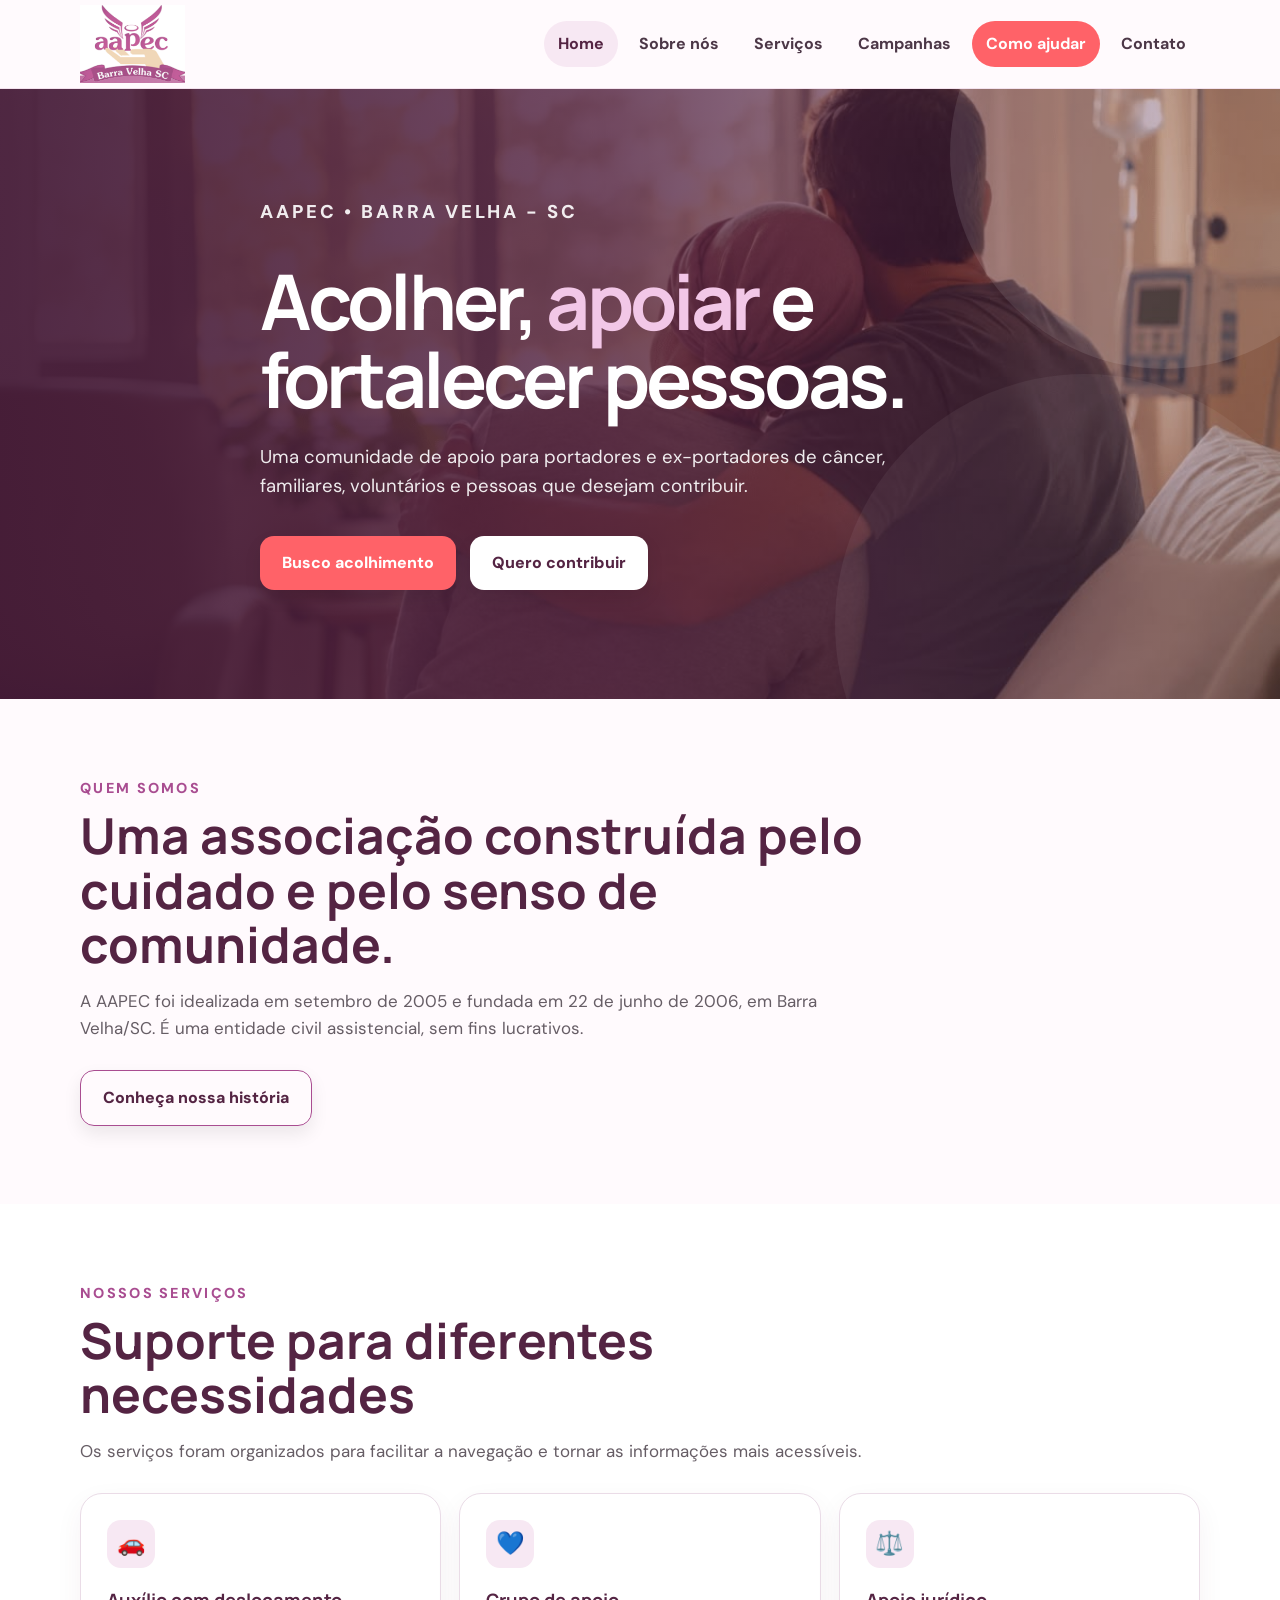
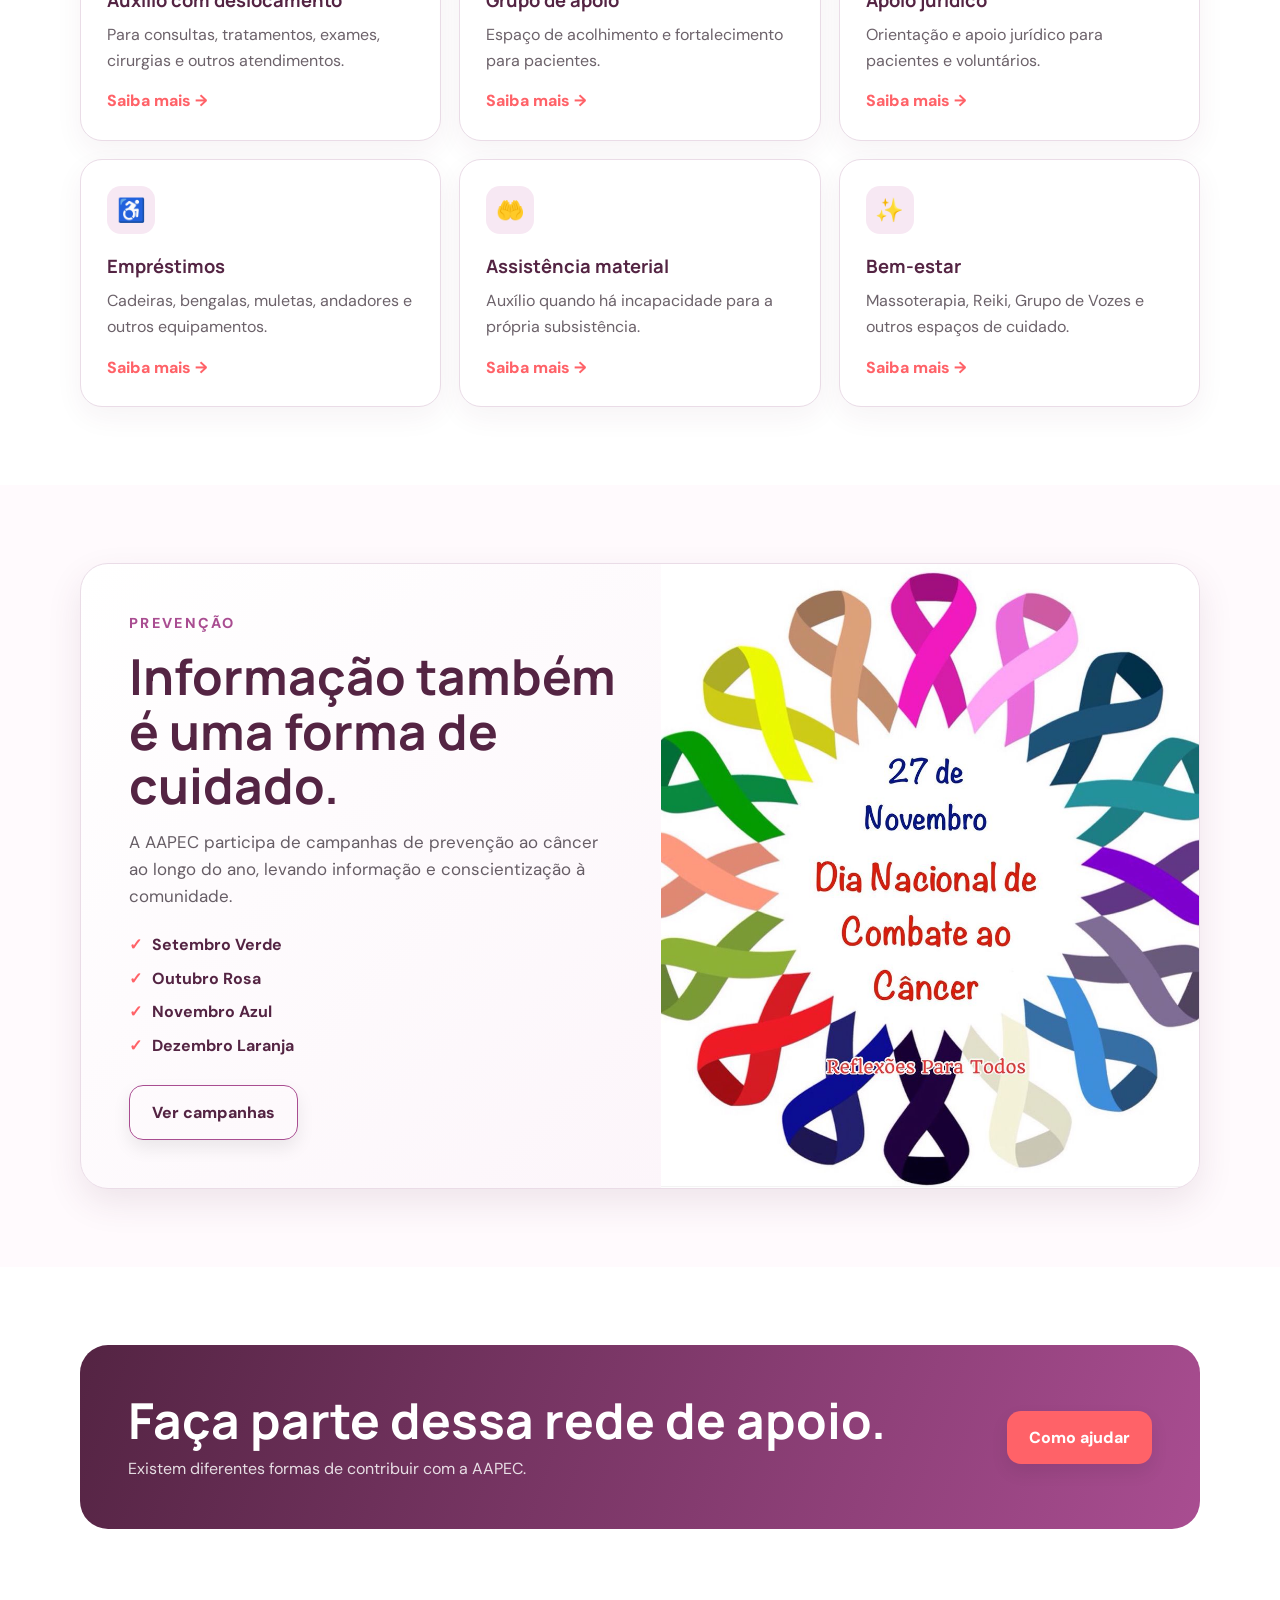
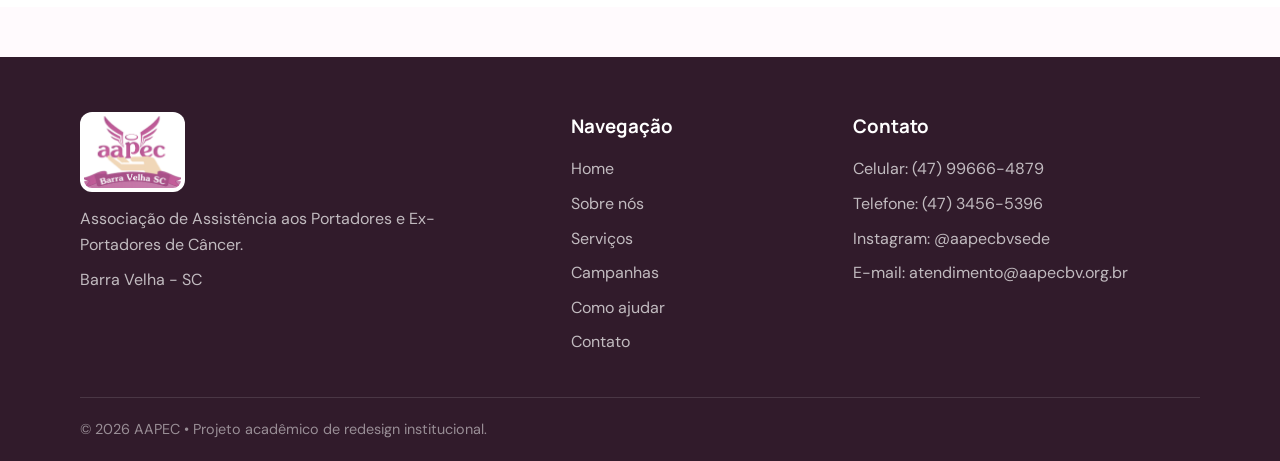
<file: index.html>
<!DOCTYPE html>
<html lang="pt-BR">
<head>
<meta charset="UTF-8"><meta name="viewport" content="width=device-width, initial-scale=1.0">
<meta name="description" content="AAPEC - acolhimento, apoio e comunidade em Barra Velha - SC.">
<title>AAPEC | Início</title><link rel="stylesheet" href="css/style.css">
</head>
<body>
<header class="header"><div class="container navbar">
<a class="logo-link" href="index.html" aria-label="AAPEC - Página inicial"><img class="logo" src="img/logo-aapec.png" alt="AAPEC Barra Velha SC"></a>
<button class="menu-btn" aria-label="Abrir menu" aria-expanded="false">☰</button>
<nav><ul class="nav-links">
<li><a class="active" href="index.html">Home</a></li>
<li><a href="paginas/sobre.html">Sobre nós</a></li>
<li><a href="paginas/servicos.html">Serviços</a></li>
<li><a href="paginas/campanhas.html">Campanhas</a></li>
<li><a class="nav-destaque" href="paginas/ajudar.html">Como ajudar</a></li>
<li><a href="paginas/contato.html">Contato</a></li>
</ul></nav></div></header>

<main>
<section class="hero"><div class="container hero-content">
<p class="eyebrow">AAPEC • Barra Velha - SC</p>
<h1>Acolher, <span>apoiar</span> e fortalecer pessoas.</h1>
<p>Uma comunidade de apoio para portadores e ex-portadores de câncer, familiares, voluntários e pessoas que desejam contribuir.</p>
<div class="botoes"><a class="btn btn-principal" href="https://api.whatsapp.com/send/?phone=5547996664879&text&type=phone_number&app_absent=0" target="_blank" rel="noopener">Busco acolhimento</a><a class="btn btn-branco" href="paginas/ajudar.html">Quero contribuir</a></div>
</div></section>

<section class="section"><div class="container">
<div class="section-cabecalho"><p class="eyebrow">Quem somos</p><h2>Uma associação construída pelo cuidado e pelo senso de comunidade.</h2><p>A AAPEC foi idealizada em setembro de 2005 e fundada em 22 de junho de 2006, em Barra Velha/SC. É uma entidade civil assistencial, sem fins lucrativos.</p></div>
<div class="botoes"><a class="btn btn-contorno" href="paginas/sobre.html">Conheça nossa história</a></div>
</div></section>

<section class="section clara"><div class="container">
<div class="section-cabecalho"><p class="eyebrow">Nossos serviços</p><h2>Suporte para diferentes necessidades</h2><p>Os serviços foram organizados para facilitar a navegação e tornar as informações mais acessíveis.</p></div>
<div class="grid">
<a class="card" href="paginas/servicos.html"><div class="card-icon">🚗</div><h3>Auxílio com deslocamento</h3><p>Para consultas, tratamentos, exames, cirurgias e outros atendimentos.</p><span class="card-link">Saiba mais →</span></a>
<a class="card" href="paginas/servicos.html"><div class="card-icon">💙</div><h3>Grupo de apoio</h3><p>Espaço de acolhimento e fortalecimento para pacientes.</p><span class="card-link">Saiba mais →</span></a>
<a class="card" href="paginas/servicos.html"><div class="card-icon">⚖️</div><h3>Apoio jurídico</h3><p>Orientação e apoio jurídico para pacientes e voluntários.</p><span class="card-link">Saiba mais →</span></a>
<a class="card" href="paginas/servicos.html"><div class="card-icon">♿</div><h3>Empréstimos</h3><p>Cadeiras, bengalas, muletas, andadores e outros equipamentos.</p><span class="card-link">Saiba mais →</span></a>
<a class="card" href="paginas/servicos.html"><div class="card-icon">🤲</div><h3>Assistência material</h3><p>Auxílio quando há incapacidade para a própria subsistência.</p><span class="card-link">Saiba mais →</span></a>
<a class="card" href="paginas/servicos.html"><div class="card-icon">✨</div><h3>Bem-estar</h3><p>Massoterapia, Reiki, Grupo de Vozes e outros espaços de cuidado.</p><span class="card-link">Saiba mais →</span></a>
</div></div></section>

<section class="section"><div class="container destaque">
<div><p class="eyebrow" style="color:var(--rosa)">Prevenção</p><h2>Informação também é uma forma de cuidado.</h2><p class="texto">A AAPEC participa de campanhas de prevenção ao câncer ao longo do ano, levando informação e conscientização à comunidade.</p><ul class="lista"><li>Setembro Verde</li><li>Outubro Rosa</li><li>Novembro Azul</li><li>Dezembro Laranja</li></ul><a class="btn btn-contorno" href="paginas/campanhas.html">Ver campanhas</a></div>
<img src="img/projeto-2.jpg" alt="Ação de conscientização relacionada à prevenção do câncer">
</div></section>

<section class="section clara"><div class="container"><div class="cta"><div><h2>Faça parte dessa rede de apoio.</h2><p>Existem diferentes formas de contribuir com a AAPEC.</p></div><a class="btn btn-principal" href="paginas/ajudar.html">Como ajudar</a></div></div></section>
</main>

<footer class="footer"><div class="container footer-grid">
<div><img class="footer-logo" src="img/logo-aapec.png" alt="Logo AAPEC"><p>Associação de Assistência aos Portadores e Ex-Portadores de Câncer.</p><p style="margin-top:10px">Barra Velha - SC</p></div>
<div><h3>Navegação</h3><ul><li><a href="index.html">Home</a></li><li><a href="paginas/sobre.html">Sobre nós</a></li><li><a href="paginas/servicos.html">Serviços</a></li><li><a href="paginas/campanhas.html">Campanhas</a></li><li><a href="paginas/ajudar.html">Como ajudar</a></li><li><a href="paginas/contato.html">Contato</a></li></ul></div>
<div><h3>Contato</h3><ul><li>Celular: <a href="tel:+5547996664879">(47) 99666-4879</a></li><li>Telefone: <a href="tel:+554734565396">(47) 3456-5396</a></li><li>Instagram: <a href="https://www.instagram.com/aapecbvsede/" target="_blank" rel="noopener">@aapecbvsede</a></li><li>E-mail: <a href="mailto:atendimento@aapecbv.org.br">atendimento@aapecbv.org.br</a></li></ul></div>
</div><div class="container footer-bottom">© <span class="ano-atual"></span> AAPEC • Projeto acadêmico de redesign institucional.</div></footer>
<script src="js/script.js"></script></body></html>
</file>
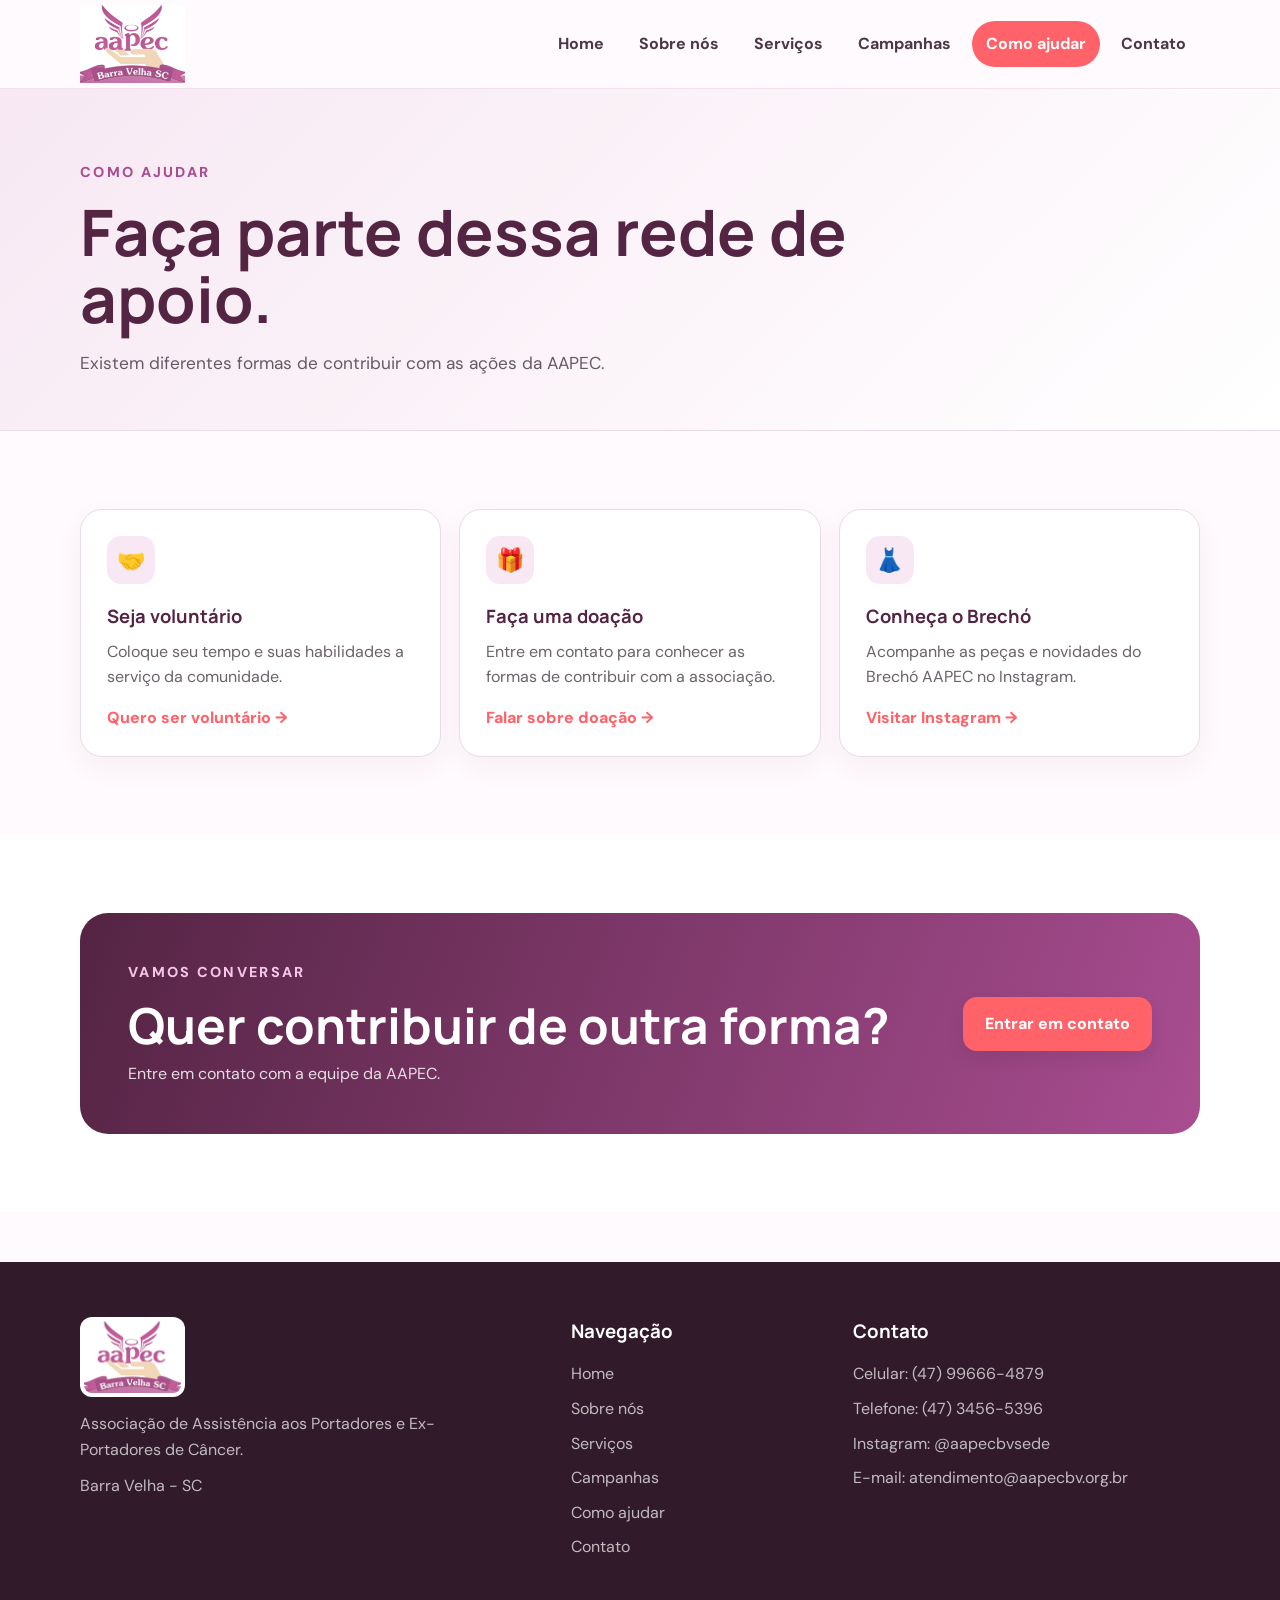
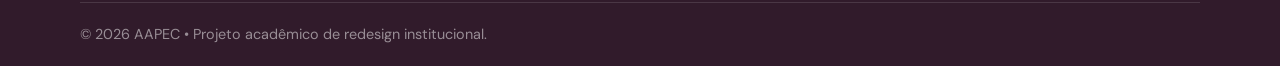
<file: paginas/ajudar.html>
<!DOCTYPE html><html lang="pt-BR"><head><meta charset="UTF-8"><meta name="viewport" content="width=device-width,initial-scale=1.0"><title>AAPEC | Como ajudar</title><link rel="stylesheet" href="../css/style.css"></head><body>
<header class="header"><div class="container navbar"><a class="logo-link" href="../index.html" aria-label="AAPEC - Página inicial"><img class="logo" src="../img/logo-aapec.png" alt="AAPEC Barra Velha SC"></a><button class="menu-btn" aria-label="Abrir menu" aria-expanded="false">☰</button><nav><ul class="nav-links"><li><a href="../index.html">Home</a></li><li><a href="sobre.html">Sobre nós</a></li><li><a href="servicos.html">Serviços</a></li><li><a href="campanhas.html">Campanhas</a></li><li><a class="nav-destaque active" href="ajudar.html">Como ajudar</a></li><li><a href="contato.html">Contato</a></li></ul></nav></div></header>
<main><section class="page-hero"><div class="container"><p class="eyebrow" style="color:var(--rosa)">Como ajudar</p><h1 class="page-title">Faça parte dessa rede de apoio.</h1><p>Existem diferentes formas de contribuir com as ações da AAPEC.</p></div></section><section class="section"><div class="container"><div class="grid">
<a class="card" href="contato.html"><div class="card-icon">🤝</div><h3>Seja voluntário</h3><p>Coloque seu tempo e suas habilidades a serviço da comunidade.</p><span class="card-link">Quero ser voluntário →</span></a>
<a class="card" href="mailto:atendimento@aapecbv.org.br?subject=Doação%20para%20a%20AAPEC"><div class="card-icon">🎁</div><h3>Faça uma doação</h3><p>Entre em contato para conhecer as formas de contribuir com a associação.</p><span class="card-link">Falar sobre doação →</span></a>
<a class="card" href="https://www.instagram.com/brechoaapec?stkn=MTY1N3hiMWp0Y203dg==" target="_blank" rel="noopener"><div class="card-icon">👗</div><h3>Conheça o Brechó</h3><p>Acompanhe as peças e novidades do Brechó AAPEC no Instagram.</p><span class="card-link">Visitar Instagram →</span></a>
</div></div></section><section class="section clara"><div class="container"><div class="cta"><div><p class="eyebrow" style="color:#f4c6e8">Vamos conversar</p><h2>Quer contribuir de outra forma?</h2><p>Entre em contato com a equipe da AAPEC.</p></div><a class="btn btn-principal" href="contato.html">Entrar em contato</a></div></div></section></main>
<footer class="footer"><div class="container footer-grid"><div><img class="footer-logo" src="../img/logo-aapec.png" alt="Logo AAPEC"><p>Associação de Assistência aos Portadores e Ex-Portadores de Câncer.</p><p style="margin-top:10px">Barra Velha - SC</p></div><div><h3>Navegação</h3><ul><li><a href="../index.html">Home</a></li><li><a href="sobre.html">Sobre nós</a></li><li><a href="servicos.html">Serviços</a></li><li><a href="campanhas.html">Campanhas</a></li><li><a href="ajudar.html">Como ajudar</a></li><li><a href="contato.html">Contato</a></li></ul></div><div><h3>Contato</h3><ul><li>Celular: <a href="tel:+5547996664879">(47) 99666-4879</a></li><li>Telefone: <a href="tel:+554734565396">(47) 3456-5396</a></li><li>Instagram: <a href="https://www.instagram.com/aapecbvsede/" target="_blank" rel="noopener">@aapecbvsede</a></li><li>E-mail: <a href="mailto:atendimento@aapecbv.org.br">atendimento@aapecbv.org.br</a></li></ul></div></div><div class="container footer-bottom">© <span class="ano-atual"></span> AAPEC • Projeto acadêmico de redesign institucional.</div></footer><script src="../js/script.js"></script></body></html>
</file>
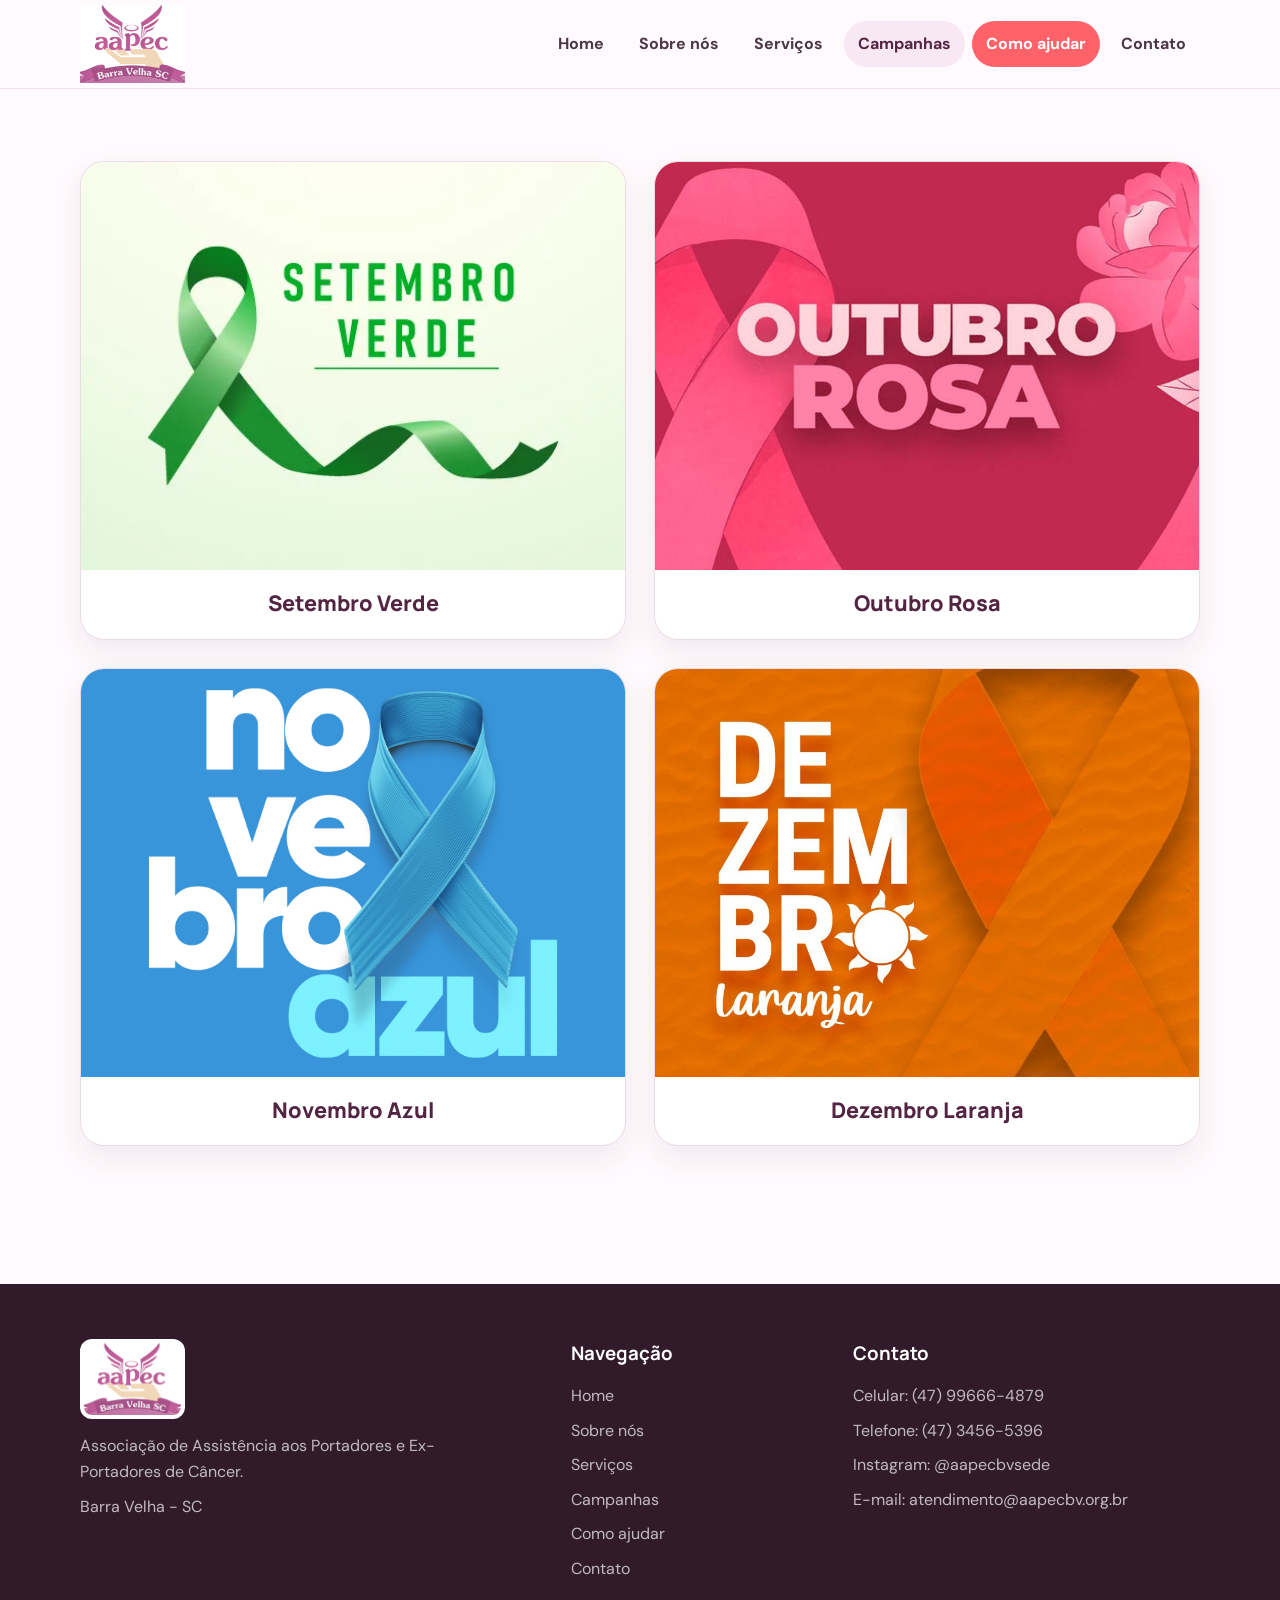
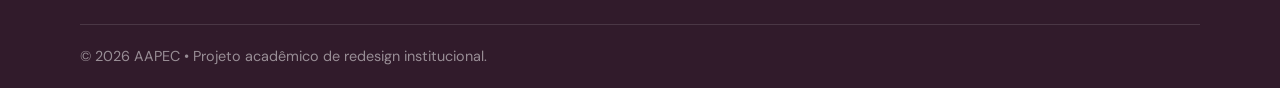
<file: paginas/campanhas.html>
<!DOCTYPE html><html lang="pt-BR"><head><meta charset="UTF-8"><meta name="viewport" content="width=device-width,initial-scale=1.0"><meta name="description" content="Campanhas de conscientização da AAPEC."><title>AAPEC | Campanhas</title><link rel="stylesheet" href="../css/style.css"></head><body>
<header class="header"><div class="container navbar"><a class="logo-link" href="../index.html" aria-label="AAPEC - Página inicial"><img class="logo" src="../img/logo-aapec.png" alt="AAPEC Barra Velha SC"></a><button class="menu-btn" aria-label="Abrir menu" aria-expanded="false">☰</button><nav><ul class="nav-links"><li><a href="../index.html">Home</a></li><li><a href="sobre.html">Sobre nós</a></li><li><a href="servicos.html">Serviços</a></li><li><a class="active" href="campanhas.html">Campanhas</a></li><li><a class="nav-destaque" href="ajudar.html">Como ajudar</a></li><li><a href="contato.html">Contato</a></li></ul></nav></div></header>
<main><section class="campaigns-only"><div class="container"><div class="campaign-photo-grid">
<figure class="campaign-photo"><img src="../img/campanha-setembro-verde.webp" alt="Setembro Verde"><figcaption>Setembro Verde</figcaption></figure>
<figure class="campaign-photo"><img src="../img/campanha-outubro-rosa.jpg" alt="Outubro Rosa"><figcaption>Outubro Rosa</figcaption></figure>
<figure class="campaign-photo"><img src="../img/campanha-novembro-azul.jpg" alt="Novembro Azul"><figcaption>Novembro Azul</figcaption></figure>
<figure class="campaign-photo"><img src="../img/campanha-dezembro-laranja.jpeg" alt="Dezembro Laranja"><figcaption>Dezembro Laranja</figcaption></figure>
</div></div></section></main>
<footer class="footer"><div class="container footer-grid"><div><img class="footer-logo" src="../img/logo-aapec.png" alt="Logo AAPEC"><p>Associação de Assistência aos Portadores e Ex-Portadores de Câncer.</p><p style="margin-top:10px">Barra Velha - SC</p></div><div><h3>Navegação</h3><ul><li><a href="../index.html">Home</a></li><li><a href="sobre.html">Sobre nós</a></li><li><a href="servicos.html">Serviços</a></li><li><a href="campanhas.html">Campanhas</a></li><li><a href="ajudar.html">Como ajudar</a></li><li><a href="contato.html">Contato</a></li></ul></div><div><h3>Contato</h3><ul><li>Celular: <a href="tel:+5547996664879">(47) 99666-4879</a></li><li>Telefone: <a href="tel:+554734565396">(47) 3456-5396</a></li><li>Instagram: <a href="https://www.instagram.com/aapecbvsede/" target="_blank" rel="noopener">@aapecbvsede</a></li><li>E-mail: <a href="mailto:atendimento@aapecbv.org.br">atendimento@aapecbv.org.br</a></li></ul></div></div><div class="container footer-bottom">© <span class="ano-atual"></span> AAPEC • Projeto acadêmico de redesign institucional.</div></footer><script src="../js/script.js"></script></body></html>
</file>
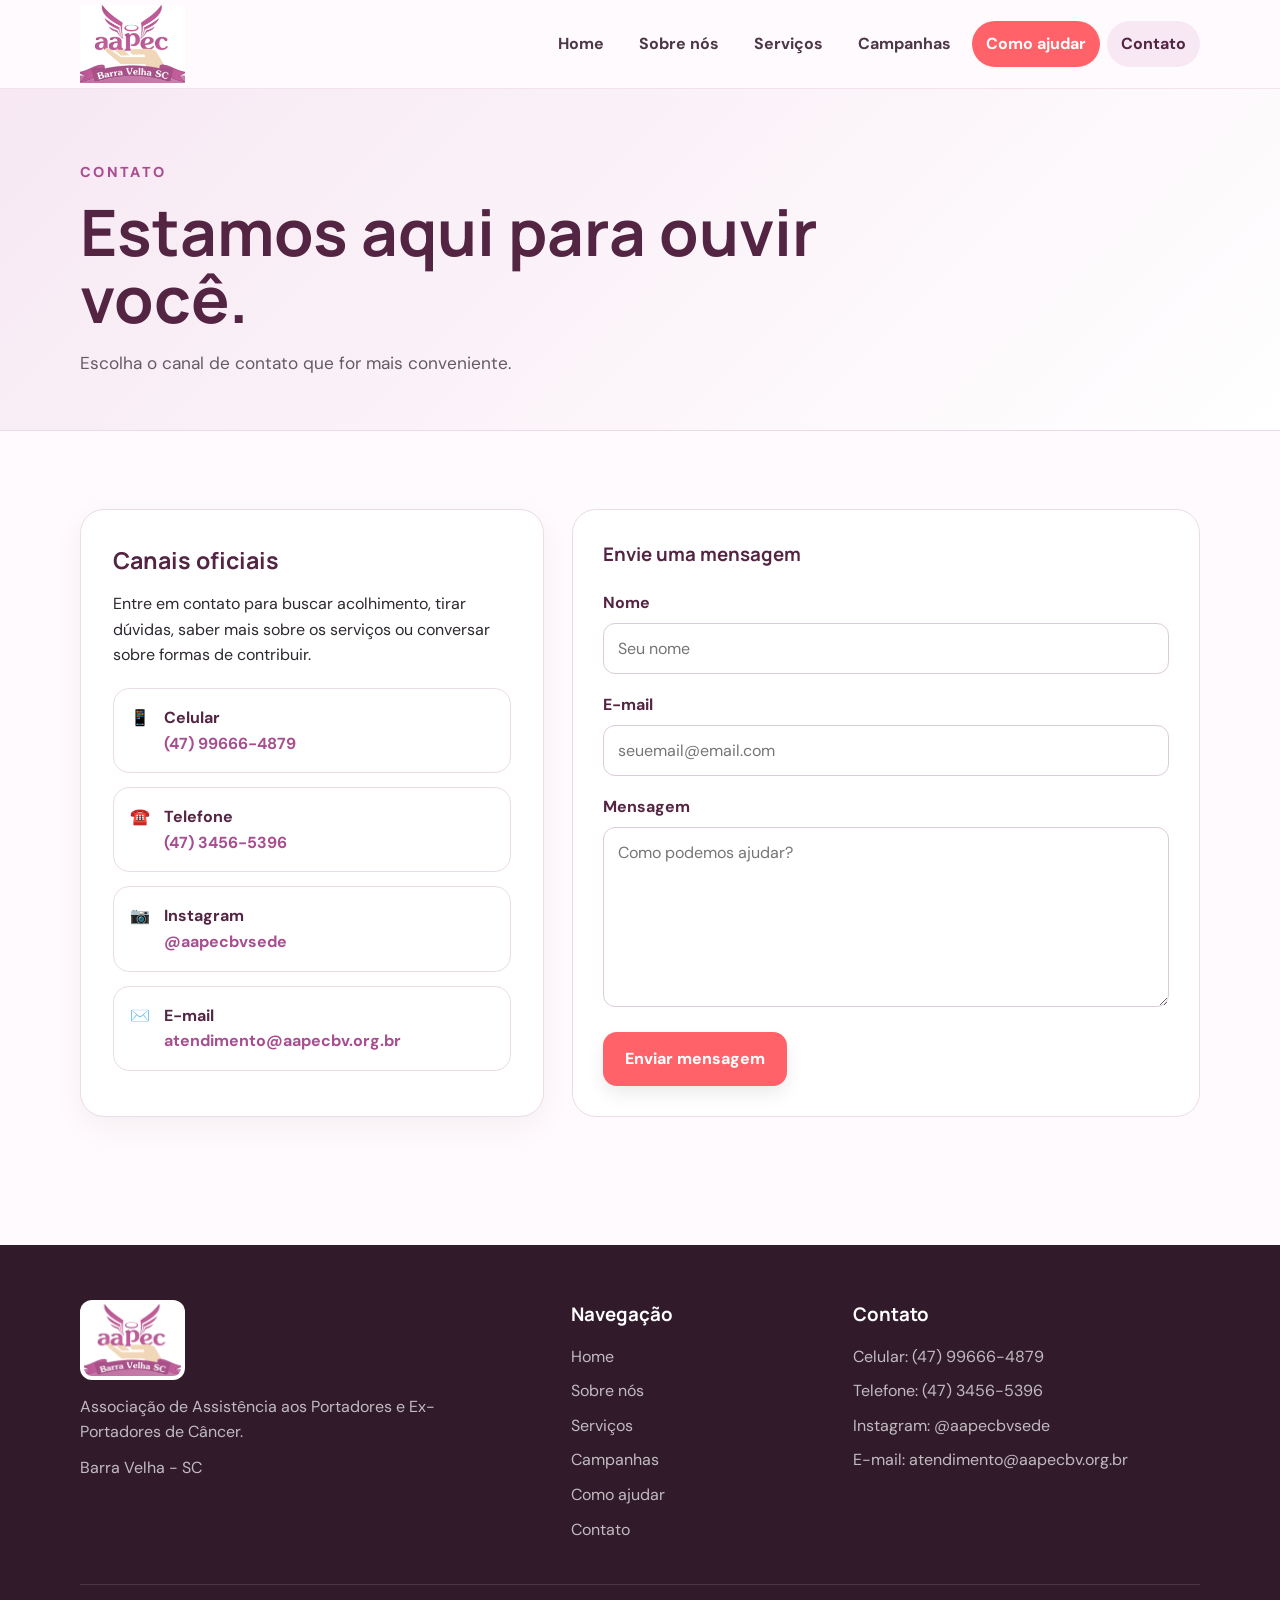
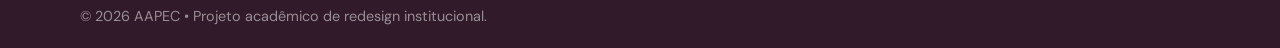
<file: paginas/contato.html>
<!DOCTYPE html><html lang="pt-BR"><head><meta charset="UTF-8"><meta name="viewport" content="width=device-width,initial-scale=1.0"><title>AAPEC | Contato</title><link rel="stylesheet" href="../css/style.css"></head><body>
<header class="header"><div class="container navbar"><a class="logo-link" href="../index.html" aria-label="AAPEC - Página inicial"><img class="logo" src="../img/logo-aapec.png" alt="AAPEC Barra Velha SC"></a><button class="menu-btn" aria-label="Abrir menu" aria-expanded="false">☰</button><nav><ul class="nav-links"><li><a href="../index.html">Home</a></li><li><a href="sobre.html">Sobre nós</a></li><li><a href="servicos.html">Serviços</a></li><li><a href="campanhas.html">Campanhas</a></li><li><a class="nav-destaque" href="ajudar.html">Como ajudar</a></li><li><a class="active" href="contato.html">Contato</a></li></ul></nav></div></header>
<main><section class="page-hero"><div class="container"><p class="eyebrow" style="color:var(--rosa)">Contato</p><h1 class="page-title">Estamos aqui para ouvir você.</h1><p>Escolha o canal de contato que for mais conveniente.</p></div></section><section class="section"><div class="container contact-grid"><div class="info-box"><h3>Canais oficiais</h3><p>Entre em contato para buscar acolhimento, tirar dúvidas, saber mais sobre os serviços ou conversar sobre formas de contribuir.</p><div class="contact-list"><div class="contact-item"><div>📱</div><div><strong>Celular</strong><span><a href="tel:+5547996664879">(47) 99666-4879</a></span></div></div><div class="contact-item"><div>☎️</div><div><strong>Telefone</strong><span><a href="tel:+554734565396">(47) 3456-5396</a></span></div></div><div class="contact-item"><div>📷</div><div><strong>Instagram</strong><span><a href="https://www.instagram.com/aapecbvsede/" target="_blank" rel="noopener">@aapecbvsede</a></span></div></div><div class="contact-item"><div>✉️</div><div><strong>E-mail</strong><span><a href="mailto:atendimento@aapecbv.org.br">atendimento@aapecbv.org.br</a></span></div></div></div></div><form class="form" action="mailto:atendimento@aapecbv.org.br" method="post" enctype="text/plain"><h3 style="font-family:Manrope;color:var(--rosa-escuro);margin-bottom:20px">Envie uma mensagem</h3><label for="nome">Nome</label><input id="nome" name="Nome" type="text" placeholder="Seu nome" required><label for="email">E-mail</label><input id="email" name="E-mail" type="email" placeholder="seuemail@email.com" required><label for="mensagem">Mensagem</label><textarea id="mensagem" name="Mensagem" rows="6" placeholder="Como podemos ajudar?" required></textarea><button class="btn btn-principal" type="submit">Enviar mensagem</button></form></div></section></main>
<footer class="footer"><div class="container footer-grid"><div><img class="footer-logo" src="../img/logo-aapec.png" alt="Logo AAPEC"><p>Associação de Assistência aos Portadores e Ex-Portadores de Câncer.</p><p style="margin-top:10px">Barra Velha - SC</p></div><div><h3>Navegação</h3><ul><li><a href="../index.html">Home</a></li><li><a href="sobre.html">Sobre nós</a></li><li><a href="servicos.html">Serviços</a></li><li><a href="campanhas.html">Campanhas</a></li><li><a href="ajudar.html">Como ajudar</a></li><li><a href="contato.html">Contato</a></li></ul></div><div><h3>Contato</h3><ul><li>Celular: <a href="tel:+5547996664879">(47) 99666-4879</a></li><li>Telefone: <a href="tel:+554734565396">(47) 3456-5396</a></li><li>Instagram: <a href="https://www.instagram.com/aapecbvsede/" target="_blank" rel="noopener">@aapecbvsede</a></li><li>E-mail: <a href="mailto:atendimento@aapecbv.org.br">atendimento@aapecbv.org.br</a></li></ul></div></div><div class="container footer-bottom">© <span class="ano-atual"></span> AAPEC • Projeto acadêmico de redesign institucional.</div></footer><script src="../js/script.js"></script></body></html>
</file>
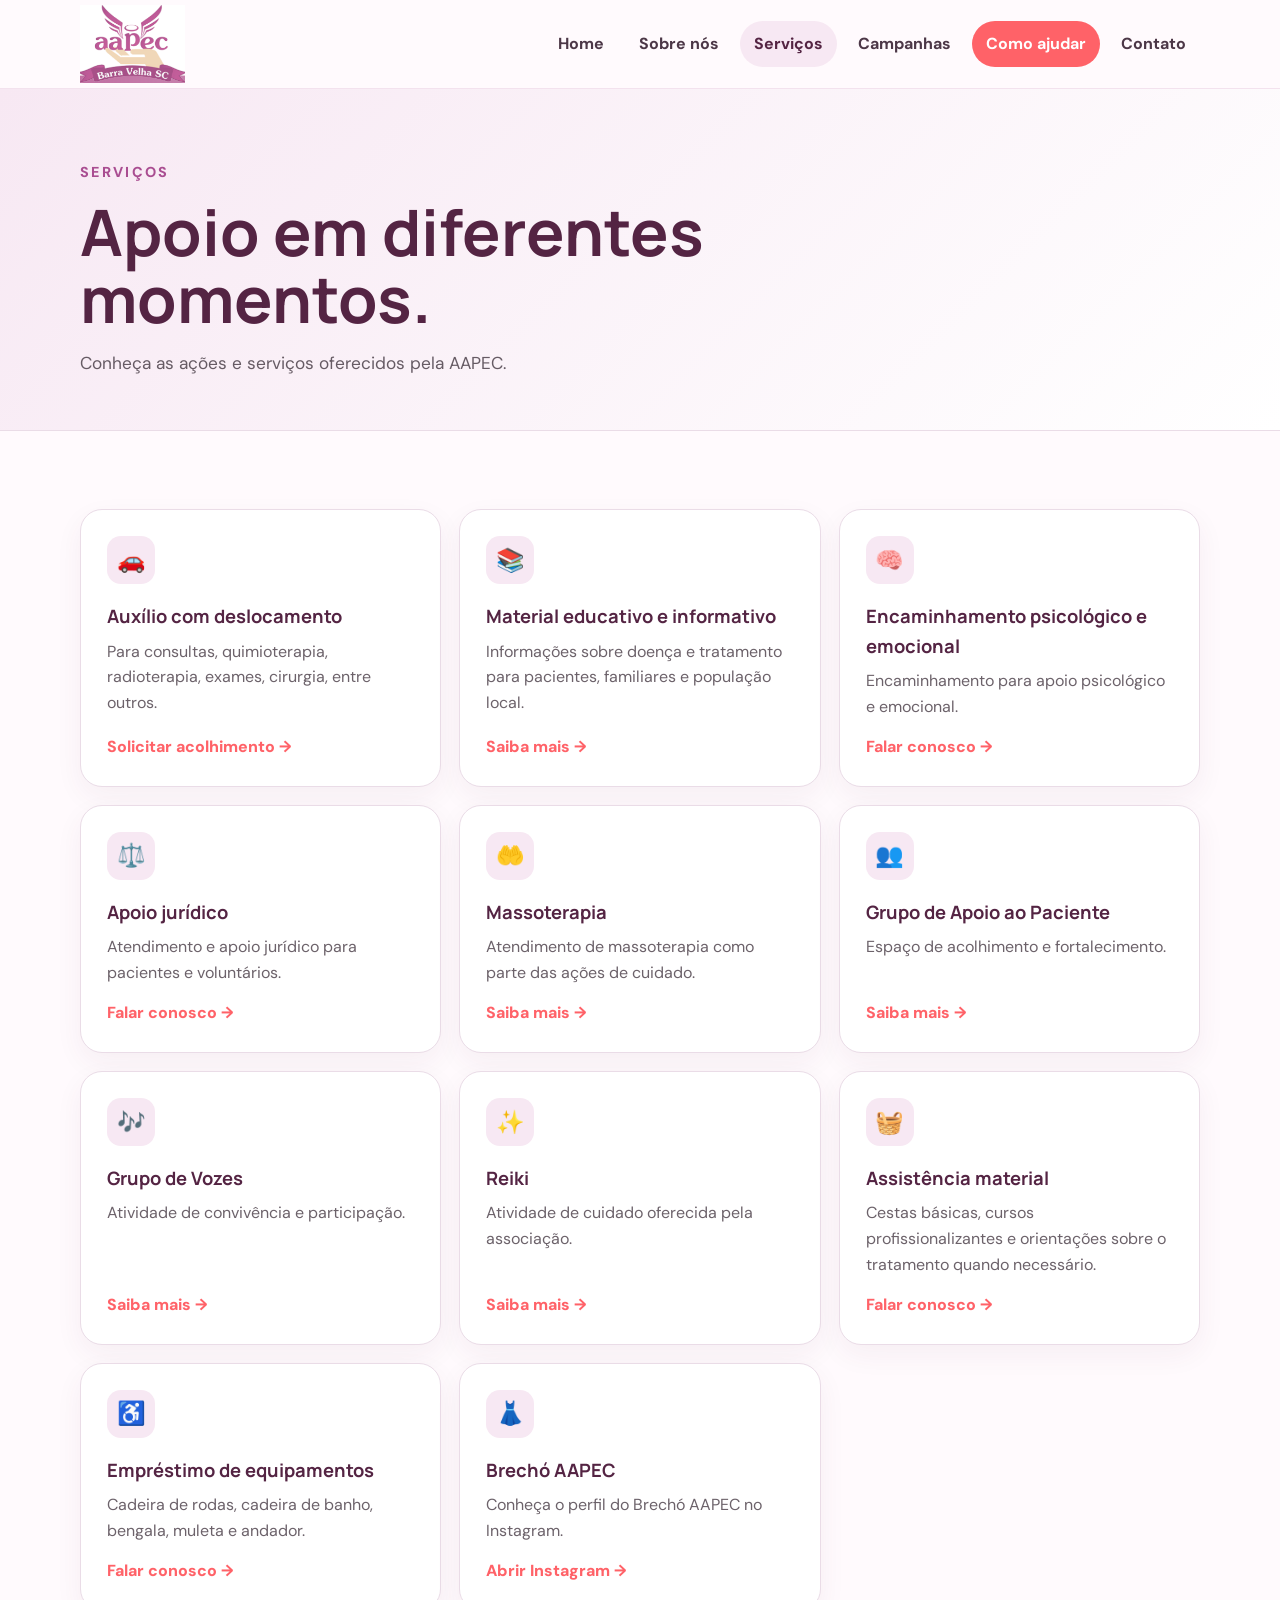
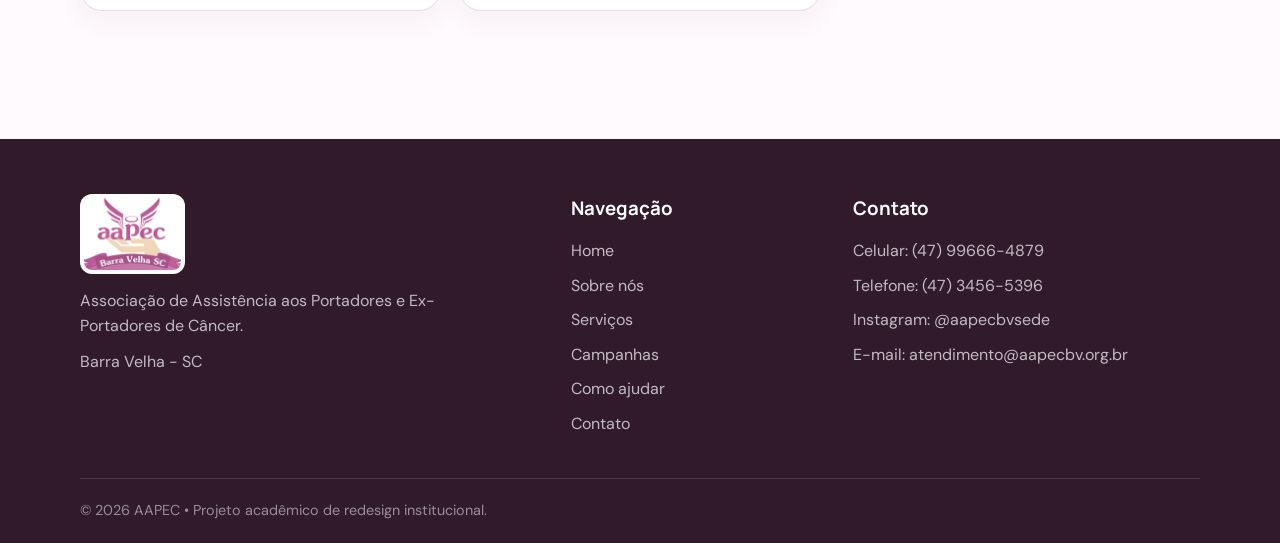
<file: paginas/servicos.html>
<!DOCTYPE html><html lang="pt-BR"><head><meta charset="UTF-8"><meta name="viewport" content="width=device-width,initial-scale=1.0"><title>AAPEC | Serviços</title><link rel="stylesheet" href="../css/style.css"></head><body>
<header class="header"><div class="container navbar"><a class="logo-link" href="../index.html" aria-label="AAPEC - Página inicial"><img class="logo" src="../img/logo-aapec.png" alt="AAPEC Barra Velha SC"></a><button class="menu-btn" aria-label="Abrir menu" aria-expanded="false">☰</button><nav><ul class="nav-links"><li><a href="../index.html">Home</a></li><li><a href="sobre.html">Sobre nós</a></li><li><a class="active" href="servicos.html">Serviços</a></li><li><a href="campanhas.html">Campanhas</a></li><li><a class="nav-destaque" href="ajudar.html">Como ajudar</a></li><li><a href="contato.html">Contato</a></li></ul></nav></div></header>
<main><section class="page-hero"><div class="container"><p class="eyebrow" style="color:var(--rosa)">Serviços</p><h1 class="page-title">Apoio em diferentes momentos.</h1><p>Conheça as ações e serviços oferecidos pela AAPEC.</p></div></section><section class="section"><div class="container"><div class="grid">
<a class="card" href="contato.html"><div class="card-icon">🚗</div><h3>Auxílio com deslocamento</h3><p>Para consultas, quimioterapia, radioterapia, exames, cirurgia, entre outros.</p><span class="card-link">Solicitar acolhimento →</span></a>
<a class="card" href="contato.html"><div class="card-icon">📚</div><h3>Material educativo e informativo</h3><p>Informações sobre doença e tratamento para pacientes, familiares e população local.</p><span class="card-link">Saiba mais →</span></a>
<a class="card" href="contato.html"><div class="card-icon">🧠</div><h3>Encaminhamento psicológico e emocional</h3><p>Encaminhamento para apoio psicológico e emocional.</p><span class="card-link">Falar conosco →</span></a>
<a class="card" href="contato.html"><div class="card-icon">⚖️</div><h3>Apoio jurídico</h3><p>Atendimento e apoio jurídico para pacientes e voluntários.</p><span class="card-link">Falar conosco →</span></a>
<a class="card" href="contato.html"><div class="card-icon">🤲</div><h3>Massoterapia</h3><p>Atendimento de massoterapia como parte das ações de cuidado.</p><span class="card-link">Saiba mais →</span></a>
<a class="card" href="contato.html"><div class="card-icon">👥</div><h3>Grupo de Apoio ao Paciente</h3><p>Espaço de acolhimento e fortalecimento.</p><span class="card-link">Saiba mais →</span></a>
<a class="card" href="contato.html"><div class="card-icon">🎶</div><h3>Grupo de Vozes</h3><p>Atividade de convivência e participação.</p><span class="card-link">Saiba mais →</span></a>
<a class="card" href="contato.html"><div class="card-icon">✨</div><h3>Reiki</h3><p>Atividade de cuidado oferecida pela associação.</p><span class="card-link">Saiba mais →</span></a>
<a class="card" href="contato.html"><div class="card-icon">🧺</div><h3>Assistência material</h3><p>Cestas básicas, cursos profissionalizantes e orientações sobre o tratamento quando necessário.</p><span class="card-link">Falar conosco →</span></a>
<a class="card" href="contato.html"><div class="card-icon">♿</div><h3>Empréstimo de equipamentos</h3><p>Cadeira de rodas, cadeira de banho, bengala, muleta e andador.</p><span class="card-link">Falar conosco →</span></a>
<a class="card" href="https://www.instagram.com/brechoaapec?stkn=MTY1N3hiMWp0Y203dg==" target="_blank" rel="noopener"><div class="card-icon">👗</div><h3>Brechó AAPEC</h3><p>Conheça o perfil do Brechó AAPEC no Instagram.</p><span class="card-link">Abrir Instagram →</span></a>
</div></div></section></main>
<footer class="footer"><div class="container footer-grid"><div><img class="footer-logo" src="../img/logo-aapec.png" alt="Logo AAPEC"><p>Associação de Assistência aos Portadores e Ex-Portadores de Câncer.</p><p style="margin-top:10px">Barra Velha - SC</p></div><div><h3>Navegação</h3><ul><li><a href="../index.html">Home</a></li><li><a href="sobre.html">Sobre nós</a></li><li><a href="servicos.html">Serviços</a></li><li><a href="campanhas.html">Campanhas</a></li><li><a href="ajudar.html">Como ajudar</a></li><li><a href="contato.html">Contato</a></li></ul></div><div><h3>Contato</h3><ul><li>Celular: <a href="tel:+5547996664879">(47) 99666-4879</a></li><li>Telefone: <a href="tel:+554734565396">(47) 3456-5396</a></li><li>Instagram: <a href="https://www.instagram.com/aapecbvsede/" target="_blank" rel="noopener">@aapecbvsede</a></li><li>E-mail: <a href="mailto:atendimento@aapecbv.org.br">atendimento@aapecbv.org.br</a></li></ul></div></div><div class="container footer-bottom">© <span class="ano-atual"></span> AAPEC • Projeto acadêmico de redesign institucional.</div></footer><script src="../js/script.js"></script></body></html>
</file>
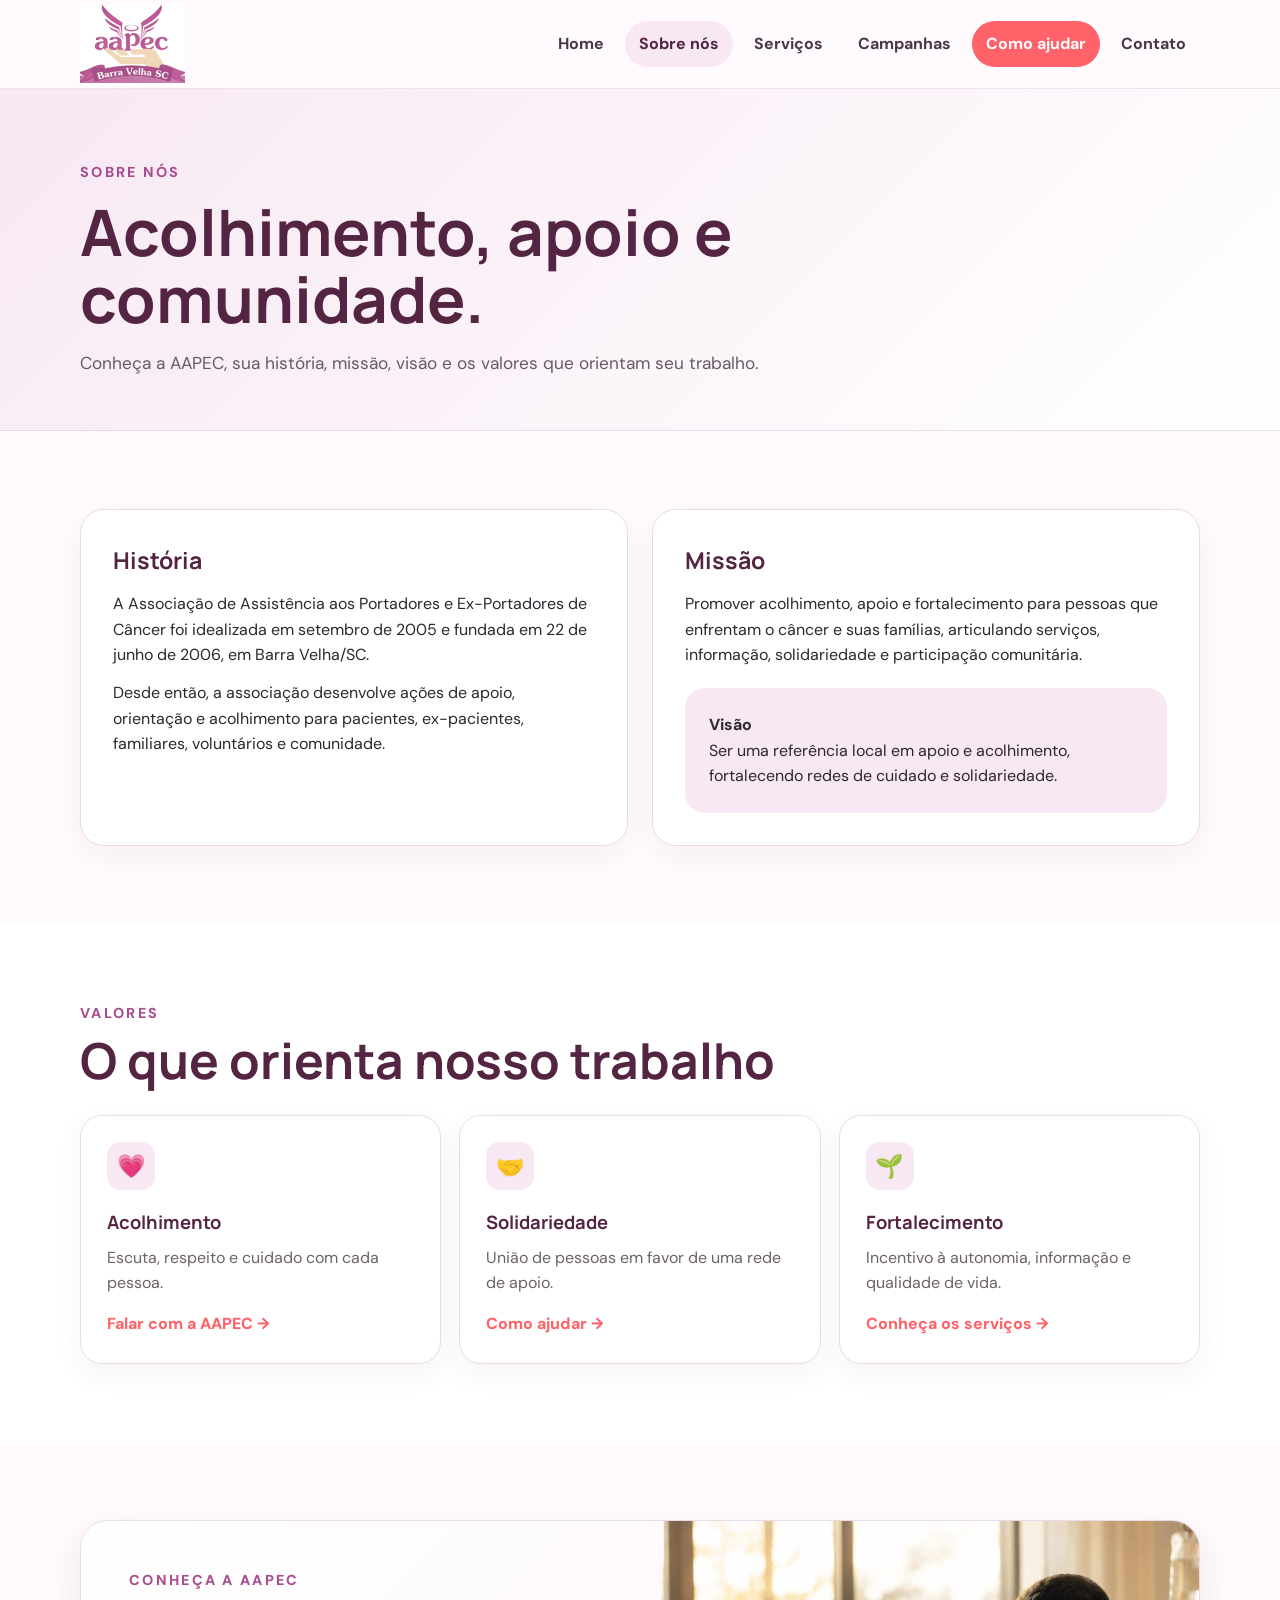
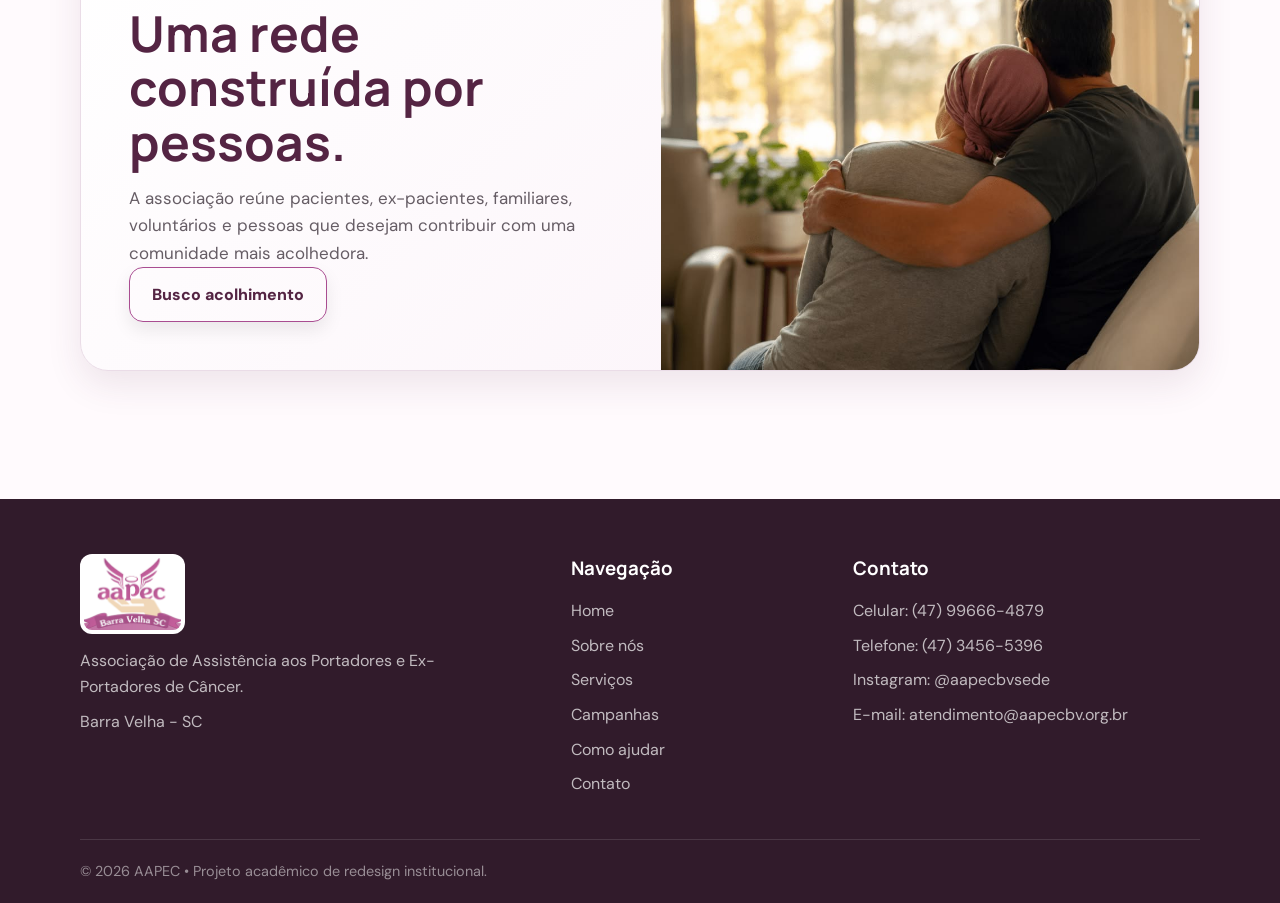
<file: paginas/sobre.html>
<!DOCTYPE html><html lang="pt-BR"><head><meta charset="UTF-8"><meta name="viewport" content="width=device-width,initial-scale=1.0"><title>AAPEC | Sobre nós</title><link rel="stylesheet" href="../css/style.css"></head><body>
<header class="header"><div class="container navbar"><a class="logo-link" href="../index.html" aria-label="AAPEC - Página inicial"><img class="logo" src="../img/logo-aapec.png" alt="AAPEC Barra Velha SC"></a><button class="menu-btn" aria-label="Abrir menu" aria-expanded="false">☰</button><nav><ul class="nav-links"><li><a href="../index.html">Home</a></li><li><a class="active" href="sobre.html">Sobre nós</a></li><li><a href="servicos.html">Serviços</a></li><li><a href="campanhas.html">Campanhas</a></li><li><a class="nav-destaque" href="ajudar.html">Como ajudar</a></li><li><a href="contato.html">Contato</a></li></ul></nav></div></header>
<main><section class="page-hero"><div class="container"><p class="eyebrow" style="color:var(--rosa)">Sobre nós</p><h1 class="page-title">Acolhimento, apoio e comunidade.</h1><p>Conheça a AAPEC, sua história, missão, visão e os valores que orientam seu trabalho.</p></div></section>
<section class="section"><div class="container two-col"><div class="info-box"><h3>História</h3><p>A Associação de Assistência aos Portadores e Ex-Portadores de Câncer foi idealizada em setembro de 2005 e fundada em 22 de junho de 2006, em Barra Velha/SC.</p><p>Desde então, a associação desenvolve ações de apoio, orientação e acolhimento para pacientes, ex-pacientes, familiares, voluntários e comunidade.</p></div><div class="info-box"><h3>Missão</h3><p>Promover acolhimento, apoio e fortalecimento para pessoas que enfrentam o câncer e suas famílias, articulando serviços, informação, solidariedade e participação comunitária.</p><div class="highlight"><strong>Visão</strong><p>Ser uma referência local em apoio e acolhimento, fortalecendo redes de cuidado e solidariedade.</p></div></div></div></section>
<section class="section clara"><div class="container"><div class="section-cabecalho"><p class="eyebrow">Valores</p><h2>O que orienta nosso trabalho</h2></div><div class="grid"><a class="card" href="contato.html"><div class="card-icon">💗</div><h3>Acolhimento</h3><p>Escuta, respeito e cuidado com cada pessoa.</p><span class="card-link">Falar com a AAPEC →</span></a><a class="card" href="ajudar.html"><div class="card-icon">🤝</div><h3>Solidariedade</h3><p>União de pessoas em favor de uma rede de apoio.</p><span class="card-link">Como ajudar →</span></a><a class="card" href="servicos.html"><div class="card-icon">🌱</div><h3>Fortalecimento</h3><p>Incentivo à autonomia, informação e qualidade de vida.</p><span class="card-link">Conheça os serviços →</span></a></div></div></section>
<section class="section"><div class="container destaque"><div><p class="eyebrow" style="color:var(--rosa)">Conheça a AAPEC</p><h2>Uma rede construída por pessoas.</h2><p class="texto">A associação reúne pacientes, ex-pacientes, familiares, voluntários e pessoas que desejam contribuir com uma comunidade mais acolhedora.</p><a class="btn btn-contorno" href="contato.html">Busco acolhimento</a></div><img src="../img/projeto-1.jpg" alt="Pessoa recebendo apoio e acolhimento"></div></section>
</main>
<footer class="footer"><div class="container footer-grid"><div><img class="footer-logo" src="../img/logo-aapec.png" alt="Logo AAPEC"><p>Associação de Assistência aos Portadores e Ex-Portadores de Câncer.</p><p style="margin-top:10px">Barra Velha - SC</p></div><div><h3>Navegação</h3><ul><li><a href="../index.html">Home</a></li><li><a href="sobre.html">Sobre nós</a></li><li><a href="servicos.html">Serviços</a></li><li><a href="campanhas.html">Campanhas</a></li><li><a href="ajudar.html">Como ajudar</a></li><li><a href="contato.html">Contato</a></li></ul></div><div><h3>Contato</h3><ul><li>Celular: <a href="tel:+5547996664879">(47) 99666-4879</a></li><li>Telefone: <a href="tel:+554734565396">(47) 3456-5396</a></li><li>Instagram: <a href="https://www.instagram.com/aapecbvsede/" target="_blank" rel="noopener">@aapecbvsede</a></li><li>E-mail: <a href="mailto:atendimento@aapecbv.org.br">atendimento@aapecbv.org.br</a></li></ul></div></div><div class="container footer-bottom">© <span class="ano-atual"></span> AAPEC • Projeto acadêmico de redesign institucional.</div></footer><script src="../js/script.js"></script></body></html>
</file>
<file: css/style.css>
@import url('https://fonts.googleapis.com/css2?family=DM+Sans:wght@400;500;600;700&family=Manrope:wght@600;700;800&display=swap');

:root{--rosa:#a94d91;--rosa-escuro:#542443;--rosa-medio:#7f3d70;--rosa-claro:#f7e8f3;--coral:#ff6268;--coral-escuro:#e84e59;--creme:#fffafd;--texto:#2d2730;--branco:#fff;--borda:#eadce7;--sombra:0 14px 35px rgba(84,36,67,.10)}
*{box-sizing:border-box;margin:0;padding:0}
html{scroll-behavior:smooth}
body{font-family:'DM Sans',Arial,sans-serif;color:var(--texto);background:var(--creme);line-height:1.6}
a{color:inherit;text-decoration:none}img{max-width:100%;display:block}button,input,textarea{font:inherit}.container{width:min(1120px,92%);margin:auto}

.header{position:sticky;top:0;z-index:100;background:rgba(255,250,253,.97);backdrop-filter:blur(12px);border-bottom:1px solid rgba(169,77,145,.14)}
.navbar{min-height:88px;display:flex;align-items:center;justify-content:space-between;gap:24px}.logo-link{display:flex;align-items:center;flex-shrink:0}.logo{width:105px;height:auto}.nav-links{list-style:none;display:flex;align-items:center;gap:7px}.nav-links a{display:block;padding:10px 14px;border-radius:999px;font-weight:700;color:#4c3747;transition:.2s}.nav-links a:hover,.nav-links a.active{background:var(--rosa-claro);color:var(--rosa-escuro)}.nav-links a.nav-destaque{background:var(--coral);color:#fff}.nav-links a.nav-destaque:hover{background:var(--coral-escuro);color:#fff}.menu-btn{display:none;border:0;background:var(--rosa-escuro);color:#fff;border-radius:10px;padding:9px 12px;font-size:22px;cursor:pointer}

/* HOME — layout simples e espaçado, sem blocos de "projetos" */
.hero{position:relative;overflow:hidden;color:#fff;min-height:610px;display:flex;align-items:center;background-image:linear-gradient(90deg,rgba(69,27,56,.94) 0%,rgba(84,36,67,.82) 48%,rgba(84,36,67,.30) 100%),url('../img/projeto-1.jpg');background-position:center;background-size:cover}
.hero::after{content:'';position:absolute;width:430px;height:430px;border-radius:50%;right:-100px;top:-150px;background:rgba(255,255,255,.10);box-shadow:-80px 470px 0 35px rgba(255,255,255,.055)}
.hero-content{position:relative;z-index:2;max-width:760px;padding:75px 0}.eyebrow{text-transform:uppercase;letter-spacing:.16em;font-weight:800;font-size:.9rem;margin-bottom:14px}.hero h1{font-family:Manrope,Arial,sans-serif;font-size:clamp(3rem,6vw,5.4rem);line-height:1.02;letter-spacing:-.05em;margin-bottom:24px}.hero h1 span{color:#f2c7e7}.hero p{font-size:1.16rem;max-width:680px;color:rgba(255,255,255,.91);margin-bottom:34px}.botoes{display:flex;gap:14px;flex-wrap:wrap}

.btn{display:inline-flex;align-items:center;justify-content:center;border:0;border-radius:14px;padding:14px 22px;font-weight:800;cursor:pointer;transition:.2s;box-shadow:0 8px 18px rgba(0,0,0,.08)}.btn:hover{transform:translateY(-2px)}.btn-principal{background:var(--coral);color:#fff}.btn-principal:hover{background:var(--coral-escuro)}.btn-branco{background:#fff;color:var(--rosa-escuro)}.btn-branco:hover{background:#fdf1fa}.btn-contorno{background:transparent;color:var(--rosa-escuro);border:1px solid var(--rosa)}

.section{padding:78px 0}.clara{background:#fff}.section-cabecalho{max-width:800px;margin-bottom:28px}.section-cabecalho .eyebrow{color:var(--rosa);margin-bottom:8px}.section h2{font-family:Manrope,Arial,sans-serif;font-size:clamp(2rem,4vw,3.1rem);line-height:1.1;color:var(--rosa-escuro);margin-bottom:16px}.section-cabecalho p:not(.eyebrow),.texto{color:#665d65;font-size:1.06rem}.grid{display:grid;grid-template-columns:repeat(3,1fr);gap:18px}.card{display:flex;flex-direction:column;background:#fff;border:1px solid var(--borda);border-radius:22px;padding:26px;box-shadow:0 10px 28px rgba(84,36,67,.055);transition:.22s}.card:hover{transform:translateY(-5px);box-shadow:var(--sombra);border-color:#d9b8d0}.card-icon{width:48px;height:48px;border-radius:14px;background:var(--rosa-claro);display:grid;place-items:center;font-size:23px;margin-bottom:18px}.card h3{font-family:Manrope;color:var(--rosa-escuro);font-size:1.15rem;margin-bottom:7px}.card p{color:#6c626a}.card-link{display:inline-block;color:var(--coral);font-weight:800;margin-top:auto;padding-top:15px}

/* Segundo espaço de imagem: foto 2, sem criar uma nova seção de "projetos" */
.destaque{display:grid;grid-template-columns:1fr 1fr;gap:42px;align-items:center;background:linear-gradient(135deg,#fff,#fbf1f8);border:1px solid var(--borda);border-radius:28px;overflow:hidden;padding:0;box-shadow:var(--sombra)}.destaque>div{padding:48px 0 48px 48px}.destaque img{width:100%;height:100%;min-height:390px;object-fit:cover}.lista{list-style:none;display:grid;gap:8px;margin:22px 0 26px}.lista li{font-weight:700;color:var(--rosa-escuro)}.lista li::before{content:'✓';color:var(--coral);font-weight:900;margin-right:10px}
.cta{background:linear-gradient(110deg,var(--rosa-escuro),var(--rosa));border-radius:28px;color:#fff;padding:48px;display:flex;justify-content:space-between;align-items:center;gap:30px}.cta h2{color:#fff;margin:0 0 8px}.cta p{color:rgba(255,255,255,.84);max-width:650px}

/* Páginas internas — layout limpo, sem cards de projetos */
.page-hero{padding:72px 0 52px;background:linear-gradient(135deg,var(--rosa-claro),#fff);border-bottom:1px solid var(--borda)}.page-title{font-family:Manrope;font-size:clamp(2.4rem,5vw,4.2rem);line-height:1.05;color:var(--rosa-escuro);max-width:850px}.page-hero p:not(.eyebrow){margin-top:18px;max-width:750px;color:#665b64;font-size:1.08rem}.two-col{display:grid;grid-template-columns:1fr 1fr;gap:24px}.info-box{background:#fff;border:1px solid var(--borda);border-radius:24px;padding:32px;box-shadow:0 10px 30px rgba(84,36,67,.05)}.info-box h3{font-family:Manrope;color:var(--rosa-escuro);font-size:1.45rem;margin-bottom:12px}.info-box p+p{margin-top:12px}.highlight{background:var(--rosa-claro);border-radius:20px;padding:24px;margin-top:20px}

.contact-grid{display:grid;grid-template-columns:.85fr 1.15fr;gap:28px}.contact-list{display:grid;gap:14px;margin-top:20px}.contact-item{display:flex;gap:14px;align-items:flex-start;padding:16px;background:#fff;border:1px solid var(--borda);border-radius:16px}.contact-item strong{display:block;color:var(--rosa-escuro)}.contact-item span{color:#665d65}.contact-item a{color:var(--rosa);font-weight:700}.form{background:#fff;border:1px solid var(--borda);border-radius:24px;padding:30px}.form label{display:block;font-weight:700;color:var(--rosa-escuro);margin-bottom:7px}.form input,.form textarea{width:100%;border:1px solid #dccbd8;border-radius:12px;padding:12px 14px;outline:0;margin-bottom:18px;background:#fff}.form input:focus,.form textarea:focus{border-color:var(--rosa);box-shadow:0 0 0 3px rgba(169,77,145,.1)}

.campaign-grid{display:grid;grid-template-columns:repeat(2,1fr);gap:22px}.campaign{overflow:hidden;background:#fff;border:1px solid var(--borda);border-radius:24px;box-shadow:0 10px 28px rgba(84,36,67,.06);transition:.2s}.campaign:hover{transform:translateY(-4px);box-shadow:var(--sombra)}.campaign img{width:100%;height:230px;object-fit:cover}.campaign-body{padding:24px}.campaign-body h3{font-family:Manrope;color:var(--rosa-escuro);font-size:1.45rem;margin-bottom:7px}.campaign-body p{color:#685f67}.address{display:block;margin-top:13px;padding:9px 12px;background:var(--rosa-claro);border-radius:10px;color:var(--rosa-escuro);font-weight:700;font-size:.92rem}.campaign-link{display:block}

/* CAMPANHAS — somente as quatro artes, com os meses correspondentes */
.campaigns-only{padding:72px 0 88px;background:var(--creme);min-height:calc(100vh - 170px)}
.campaign-photo-grid{display:grid;grid-template-columns:repeat(2,minmax(0,1fr));gap:28px}
.campaign-photo{margin:0;background:#fff;border:1px solid var(--borda);border-radius:24px;overflow:hidden;box-shadow:0 12px 30px rgba(84,36,67,.08)}
.campaign-photo img{width:100%;aspect-ratio:4/3;object-fit:cover;display:block}
.campaign-photo figcaption{font-family:Manrope,Arial,sans-serif;font-size:1.35rem;font-weight:800;color:var(--rosa-escuro);padding:16px 22px 18px;text-align:center}

.footer{background:#311b2b;color:#fff;margin-top:50px;padding-top:55px}.footer-grid{display:grid;grid-template-columns:1.3fr .7fr 1fr;gap:40px;padding-bottom:42px}.footer-logo{width:105px;background:#fff;border-radius:12px;padding:4px;margin-bottom:14px}.footer p{color:rgba(255,255,255,.7);max-width:390px}.footer h3{font-family:Manrope;margin-bottom:14px}.footer ul{list-style:none;display:grid;gap:9px}.footer li,.footer a{color:rgba(255,255,255,.7)}.footer a:hover{color:#fff}.footer-bottom{border-top:1px solid rgba(255,255,255,.12);padding:20px 0;color:rgba(255,255,255,.5);font-size:.9rem}

@media(max-width:850px){.menu-btn{display:block}.nav-links{position:absolute;top:88px;left:0;right:0;background:#fff;border-bottom:1px solid var(--borda);display:none;flex-direction:column;align-items:stretch;padding:15px 4%;box-shadow:0 12px 25px rgba(0,0,0,.06)}.nav-links.open{display:flex}.nav-links a{border-radius:10px}.grid{grid-template-columns:repeat(2,1fr)}.destaque,.two-col,.contact-grid{grid-template-columns:1fr}.destaque>div{padding:38px}.destaque img{min-height:300px}.footer-grid{grid-template-columns:1fr 1fr}.cta{flex-direction:column;align-items:flex-start}}
@media(max-width:560px){.campaign-photo-grid{grid-template-columns:1fr}.navbar{min-height:78px}.nav-links{top:78px}.logo{width:90px}.hero{min-height:590px}.hero-content{padding:60px 0}.hero h1{font-size:2.8rem}.section{padding:60px 0}.grid,.campaign-grid,.footer-grid{grid-template-columns:1fr}.destaque>div{padding:30px}.destaque img{min-height:260px}.cta{padding:34px 25px}}
</file>
